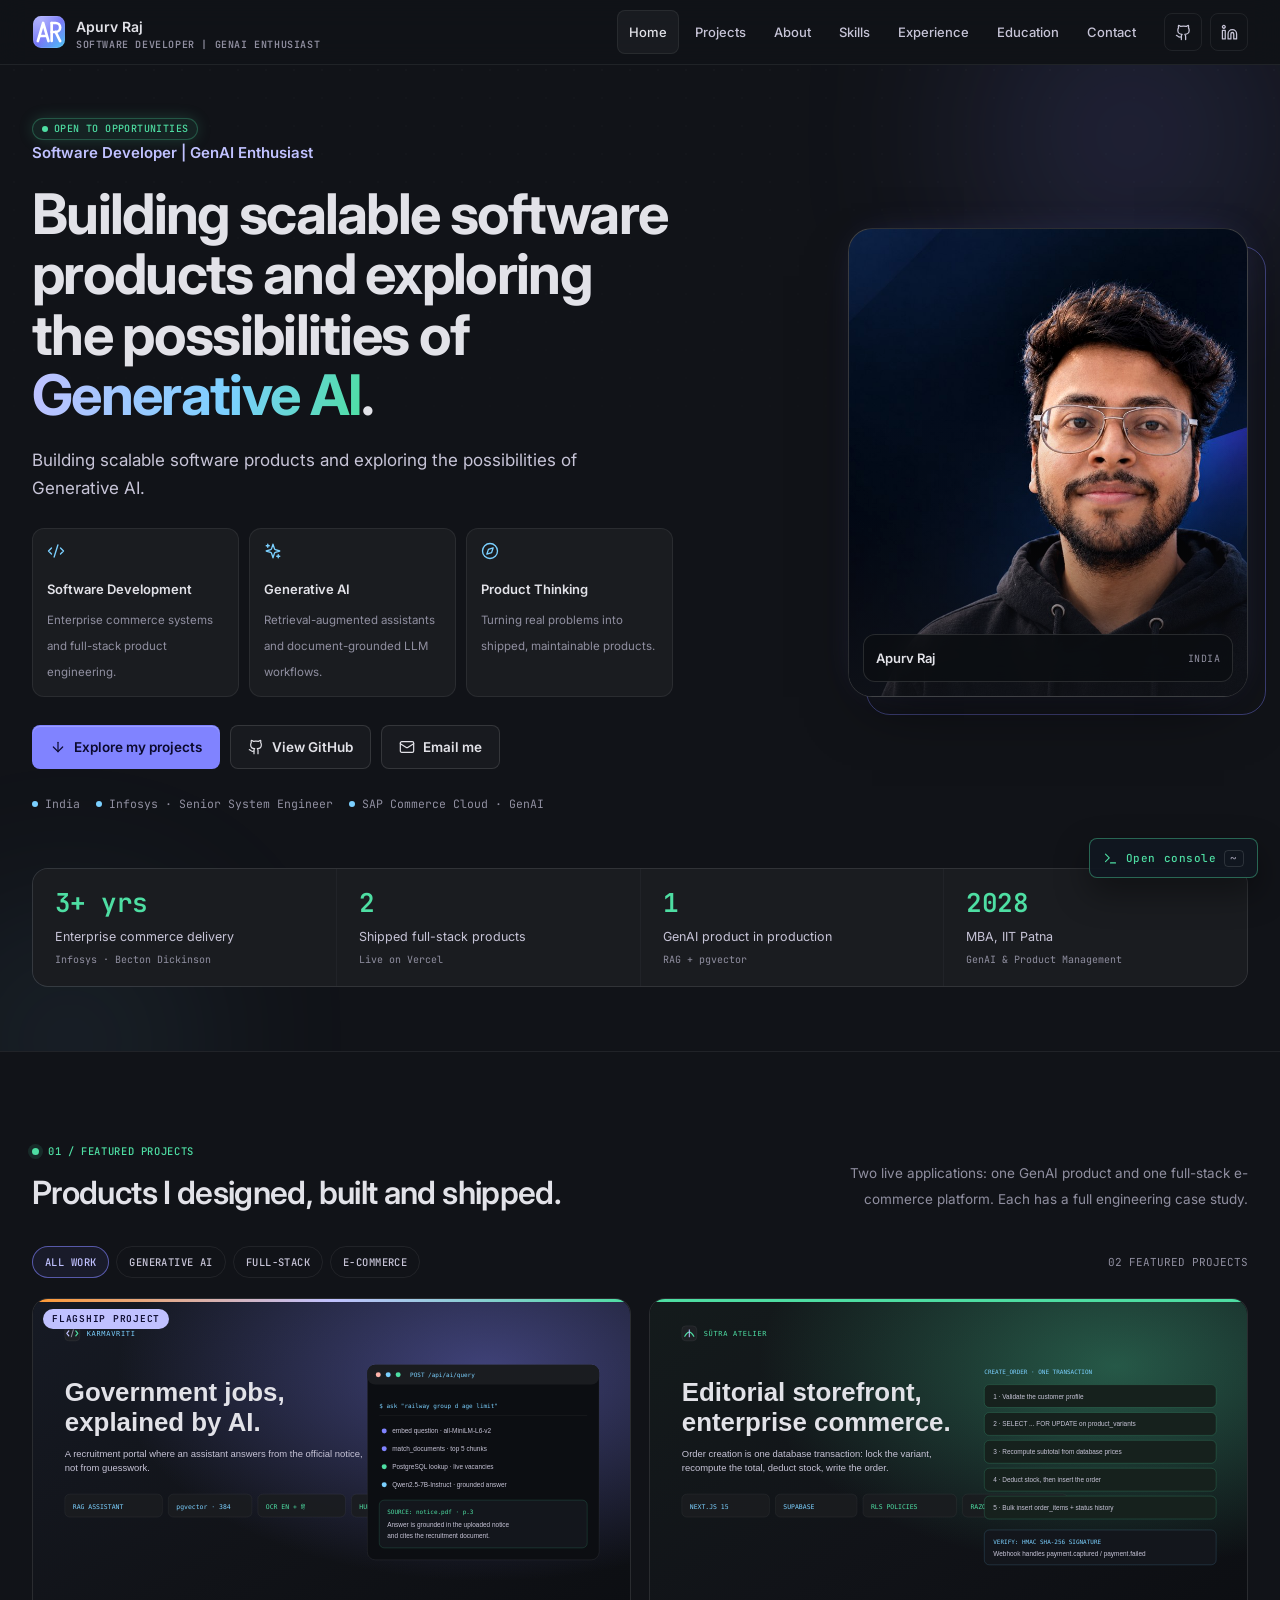
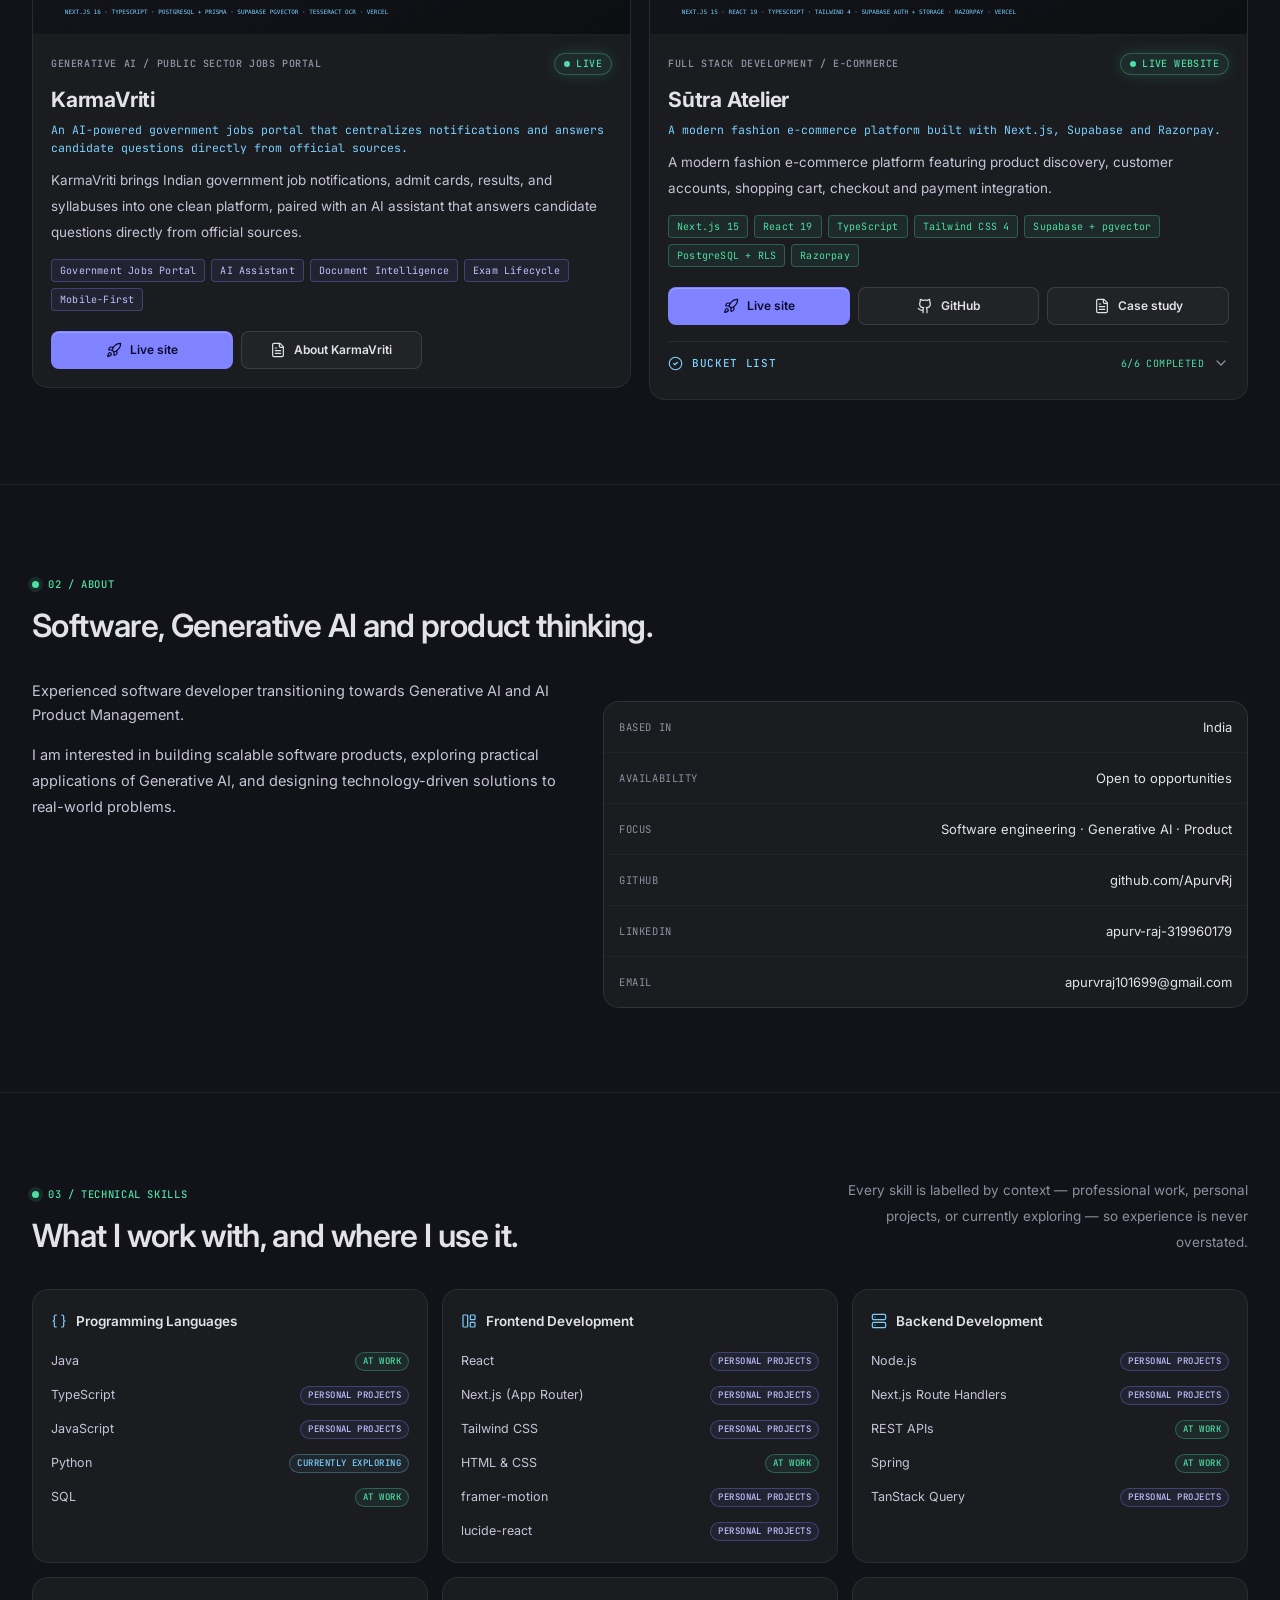
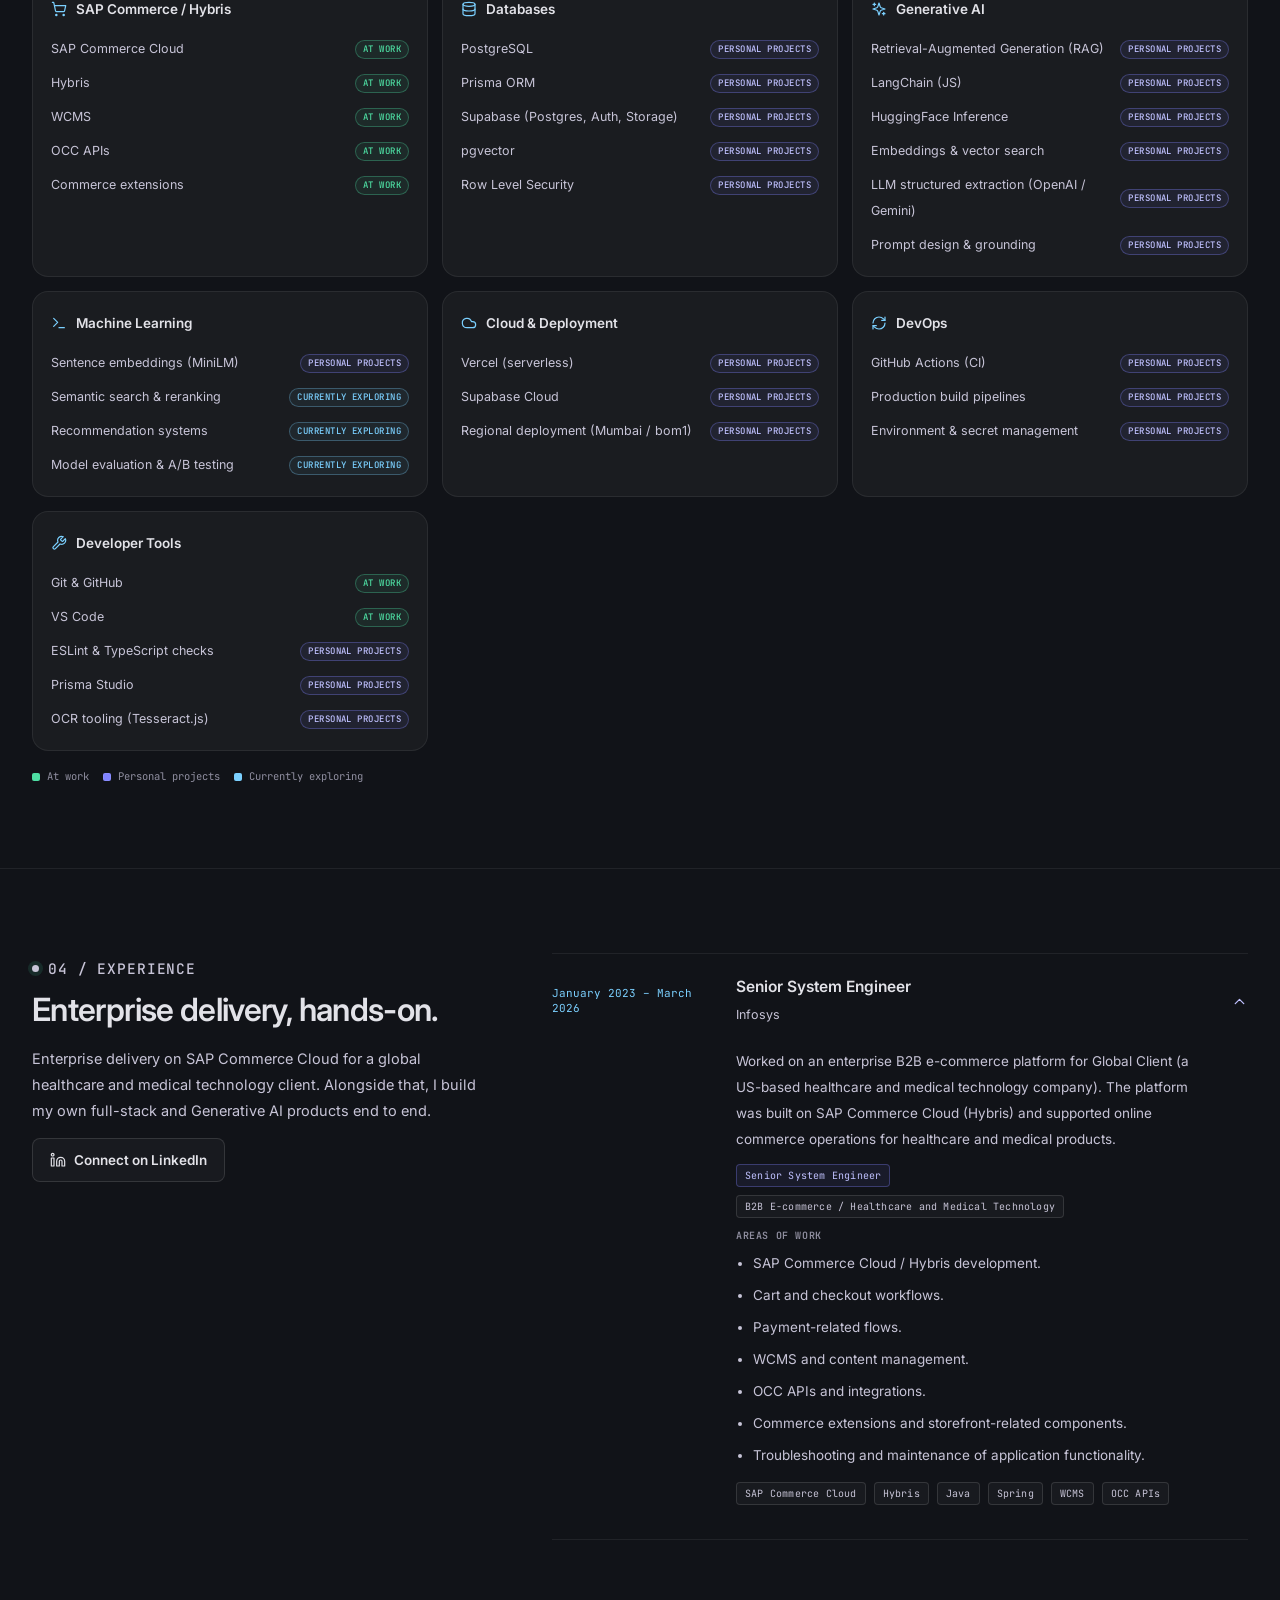
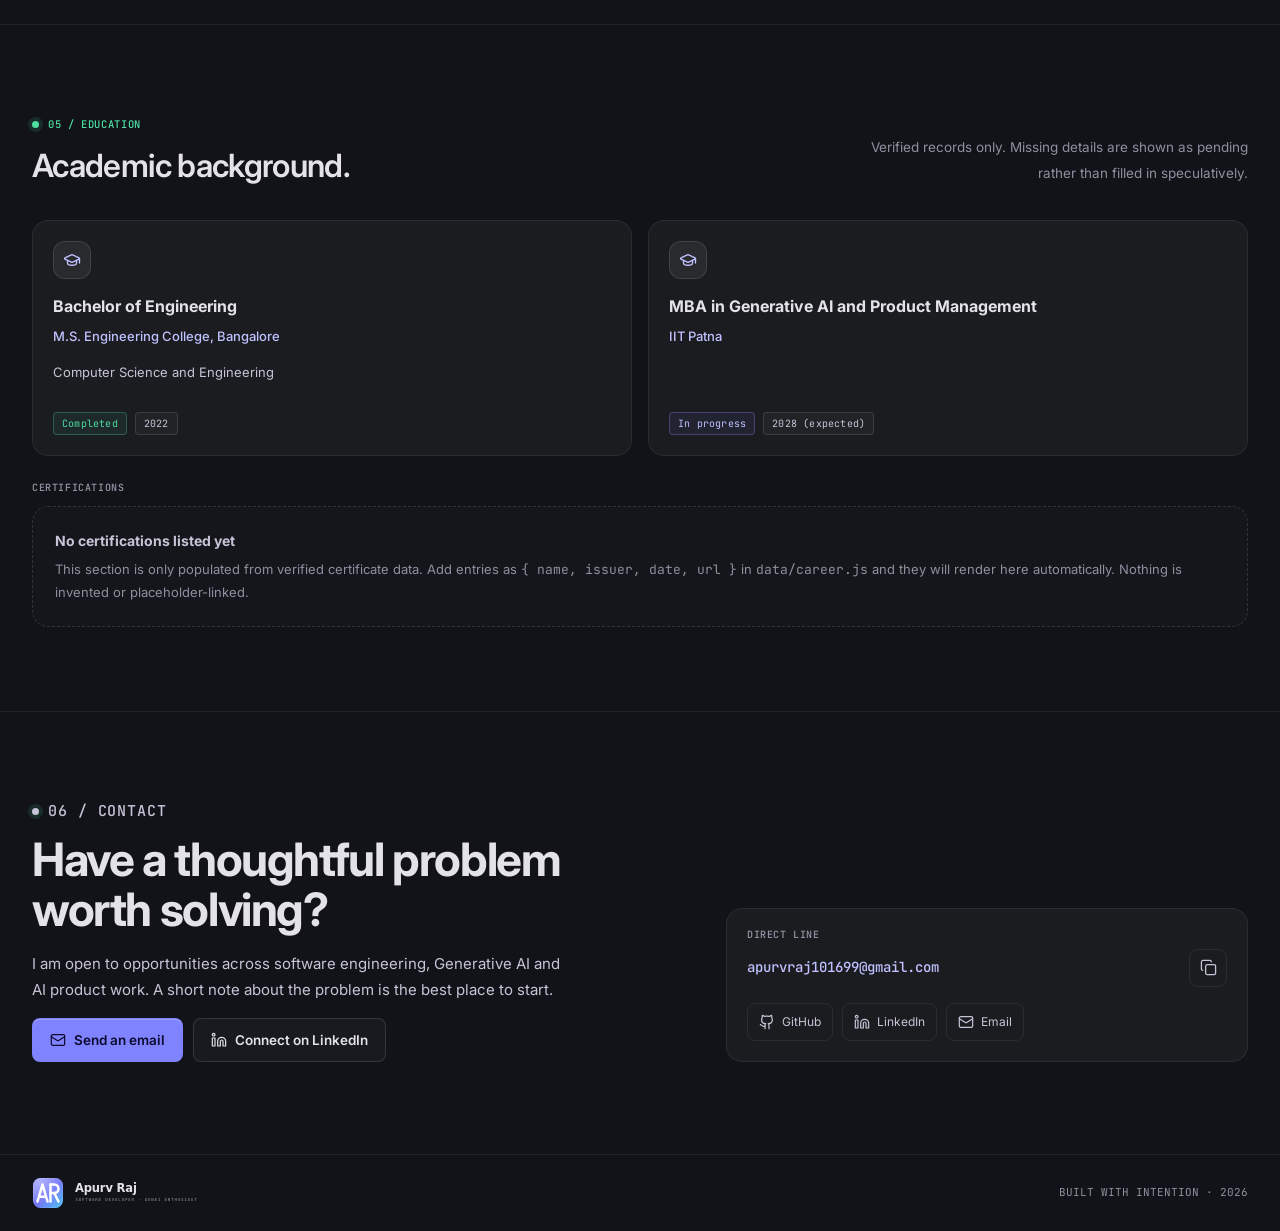
<file: index.html>
<!doctype html>
<html class="dark" lang="en">
<head>
  <meta charset="UTF-8" />
  <meta name="viewport" content="width=device-width, initial-scale=1.0, viewport-fit=cover" />
  <meta name="theme-color" content="#111318" />
  <meta name="description" content="Apurv Raj — Software Developer and GenAI Enthusiast building scalable software products." />
  <title>Apurv Raj | Software Developer &amp; GenAI Enthusiast</title>

  <!-- Brand: icon (favicon + header) and logo lockup live in assets/images/brand -->
  <link rel="icon" href="favicon.svg" type="image/svg+xml" />
  <link rel="icon" href="favicon-32x32.png" sizes="32x32" type="image/png" />
  <link rel="icon" href="favicon-16x16.png" sizes="16x16" type="image/png" />
  <link rel="apple-touch-icon" href="apple-touch-icon.png" />

  <meta property="og:type" content="website" />
  <meta property="og:title" content="Apurv Raj | Software Developer &amp; GenAI Enthusiast" />
  <meta property="og:description" content="Building scalable software products and exploring the possibilities of Generative AI." />
  <meta property="og:image" content="assets/images/brand/og-image.png" />
  <meta property="og:image:width" content="1200" />
  <meta property="og:image:height" content="630" />
  <meta name="twitter:card" content="summary_large_image" />
  <link rel="preconnect" href="https://fonts.googleapis.com" />
  <link rel="preconnect" href="https://fonts.gstatic.com" crossorigin />
  <link href="https://fonts.googleapis.com/css2?family=Inter:wght@400;500;600;700&family=JetBrains+Mono:wght@400;500;600&display=swap" rel="stylesheet" />
  <link rel="stylesheet" href="assets/css/obsidian.css" />
</head>
<body>
  <a class="skip-link" href="#main">Skip to content</a>

  <header class="site-header">
    <div class="shell header-inner">
      <a class="brand" href="#home" aria-label="Apurv Raj — home">
        <span class="brand-mark" id="brand-mark">
          <svg viewBox="0 0 64 64" role="img" aria-label="Apurv Raj logo">
            <defs>
              <linearGradient id="arBrandTile" x1="4" y1="2" x2="60" y2="62" gradientUnits="userSpaceOnUse">
                <stop offset="0" stop-color="#9093ff" />
                <stop offset="0.52" stop-color="#6d70f7" />
                <stop offset="1" stop-color="#4fc6f5" />
              </linearGradient>
              <radialGradient id="arBrandSheen" cx="0.26" cy="0.14" r="0.85">
                <stop offset="0" stop-color="#ffffff" stop-opacity="0.34" />
                <stop offset="1" stop-color="#ffffff" stop-opacity="0" />
              </radialGradient>
            </defs>
            <rect x="2" y="2" width="60" height="60" rx="15" fill="url(#arBrandTile)" />
            <rect x="2" y="2" width="60" height="60" rx="15" fill="url(#arBrandSheen)" />
            <rect x="2.75" y="2.75" width="58.5" height="58.5" rx="14.25" fill="none" stroke="#ffffff" stroke-opacity="0.2" />
            <g transform="translate(1 0)" fill="none" stroke="#ffffff" stroke-width="5" stroke-linecap="round" stroke-linejoin="round">
              <path d="M10 49 L20 15 L30 49" />
              <path d="M14.5 39.5 H25.5" />
              <path d="M36 15 V49" />
              <path d="M36 15 h7.5 a8.5 8.5 0 0 1 0 17 H36" />
              <path d="M43.5 32 L52 49" />
            </g>
          </svg>
        </span>
        <span>
          <span class="brand-name" id="brand-name">Apurv Raj</span>
          <span class="brand-meta" id="brand-meta"></span>
        </span>
      </a>
      <nav class="primary-nav" id="primary-nav" aria-label="Main navigation"></nav>
      <div class="header-actions" id="header-actions"></div>
    </div>
  </header>

  <main id="main">
    <!-- Hero ------------------------------------------------------------- -->
    <section class="hero" id="home">
      <span class="hero-glow a" aria-hidden="true"></span>
      <span class="hero-glow b" aria-hidden="true"></span>
      <div class="shell hero-inner">
        <div class="hero-copy">
          <div id="hero-eyebrow" class="reveal"></div>
          <p class="hero-title" id="hero-name"></p>
          <h1 id="hero-headline"></h1>
          <p class="hero-lede" id="hero-lede"></p>
          <div class="focus-row" id="hero-focus"></div>
          <div class="action-row" id="hero-actions"></div>
          <div class="hero-meta" id="hero-meta"></div>
        </div>
        <div class="portrait-wrap" id="portrait"></div>
      </div>
      <div class="shell" style="margin-top:56px">
        <div id="metrics"></div>
      </div>
    </section>

    <!-- Projects ---------------------------------------------------------- -->
    <section class="section" id="work">
      <div class="shell">
        <div class="section-head">
          <div>
            <p class="eyebrow"><span class="pulse"></span>01 / Featured projects</p>
            <h2 class="section-title">Products I designed, built and shipped.</h2>
          </div>
          <p class="section-note">Two live applications: one GenAI product and one full-stack e-commerce platform. Each has a full engineering case study.</p>
        </div>
        <div class="project-tools">
          <div class="filters" id="project-filters" aria-label="Filter projects"></div>
          <span class="project-count" id="project-count">02 FEATURED PROJECTS</span>
        </div>
        <div class="projects" id="projects-grid"></div>
      </div>
    </section>

    <!-- About ------------------------------------------------------------- -->
    <section class="section" id="about">
      <div class="shell">
        <div class="section-head">
          <div>
            <p class="eyebrow"><span class="pulse"></span>02 / About</p>
            <h2 class="section-title">Software, Generative AI and product thinking.</h2>
          </div>
        </div>
        <div class="about-grid">
          <div class="about-copy" id="about-copy"></div>
          <ul class="info-list" id="about-list"></ul>
        </div>
      </div>
    </section>

    <!-- Skills ------------------------------------------------------------ -->
    <section class="section" id="stack">
      <div class="shell">
        <div class="section-head">
          <div>
            <p class="eyebrow"><span class="pulse"></span>03 / Technical skills</p>
            <h2 class="section-title">What I work with, and where I use it.</h2>
          </div>
          <p class="section-note">Every skill is labelled by context — professional work, personal projects, or currently exploring — so experience is never overstated.</p>
        </div>
        <div class="skills-grid" id="skills-grid"></div>
        <div id="skills-legend"></div>
      </div>
    </section>

    <!-- Experience -------------------------------------------------------- -->
    <section class="section" id="experience">
      <div class="shell experience">
        <div class="experience-copy">
          <p class="eyebrow"><span class="pulse"></span>04 / Experience</p>
          <h2 class="section-title" style="margin-bottom:16px">Enterprise delivery, hands-on.</h2>
          <div id="experience-copy"></div>
        </div>
        <div class="timeline" id="timeline"></div>
      </div>
    </section>

    <!-- Education --------------------------------------------------------- -->
    <section class="section" id="education">
      <div class="shell">
        <div class="section-head">
          <div>
            <p class="eyebrow"><span class="pulse"></span>05 / Education</p>
            <h2 class="section-title">Academic background.</h2>
          </div>
          <p class="section-note">Verified records only. Missing details are shown as pending rather than filled in speculatively.</p>
        </div>
        <div class="edu-grid" id="education-grid"></div>
        <div style="margin-top:26px">
          <p class="micro-label" style="margin-bottom:12px">Certifications</p>
          <div id="certifications"></div>
        </div>
      </div>
    </section>

    <!-- Contact ----------------------------------------------------------- -->
    <section class="contact" id="contact">
      <div class="shell contact-inner">
        <div>
          <p class="eyebrow"><span class="pulse"></span>06 / Contact</p>
          <div id="contact-left"></div>
          <div class="action-row" id="contact-actions"></div>
        </div>
        <div class="contact-card" id="contact-card"></div>
      </div>
    </section>
  </main>

  <footer class="site-footer">
    <div class="shell footer-inner" id="footer"></div>
  </footer>

  <button class="command-launcher" id="command-launcher" aria-haspopup="dialog">
    <svg viewBox="0 0 24 24" fill="none" stroke="currentColor" stroke-width="1.8" stroke-linecap="round" stroke-linejoin="round" aria-hidden="true"><path d="m4 17 6-6-6-6"/><path d="M12 19h8"/></svg>
    <span>Open console</span><kbd>~</kbd>
  </button>

  <dialog id="console">
    <div class="console-head">
      <span>apurv@portfolio:~</span>
      <button class="icon-button" id="close-console" aria-label="Close console">
        <svg viewBox="0 0 24 24" fill="none" stroke="currentColor" stroke-width="1.8" stroke-linecap="round" stroke-linejoin="round" aria-hidden="true"><path d="M18 6 6 18"/><path d="m6 6 12 12"/></svg>
      </button>
    </div>
    <div class="console-output" id="console-output">
      <span class="prompt">$</span> Portfolio console ready.<br />Choose a route below or press Escape to close.
    </div>
    <div class="console-options" id="console-options"></div>
  </dialog>

  <div class="toast" id="toast" role="status" aria-live="polite">Copied.</div>

  <noscript>
    <div class="shell" style="padding:24px 0">
      <p class="callout"><strong>JavaScript is required</strong>
      This portfolio renders its content from a centralized data layer. Please enable JavaScript, or reach
      Apurv directly at <a href="mailto:apurvraj101699@gmail.com">apurvraj101699@gmail.com</a>,
      on <a href="https://github.com/ApurvRj/">GitHub</a> or on
      <a href="https://www.linkedin.com/in/apurv-raj-319960179/">LinkedIn</a>.</p>
    </div>
  </noscript>

  <script src="assets/js/icons.js"></script>
  <script src="data/profile.js"></script>
  <script src="data/career.js"></script>
  <script src="data/project-karmavriti.js"></script>
  <script src="data/project-sutra.js"></script>
  <script src="data/projects.js"></script>
  <script src="assets/js/ui.js"></script>
  <script src="assets/js/home.js"></script>
  <script src="assets/js/site.js"></script>
</body>
</html>
</file>
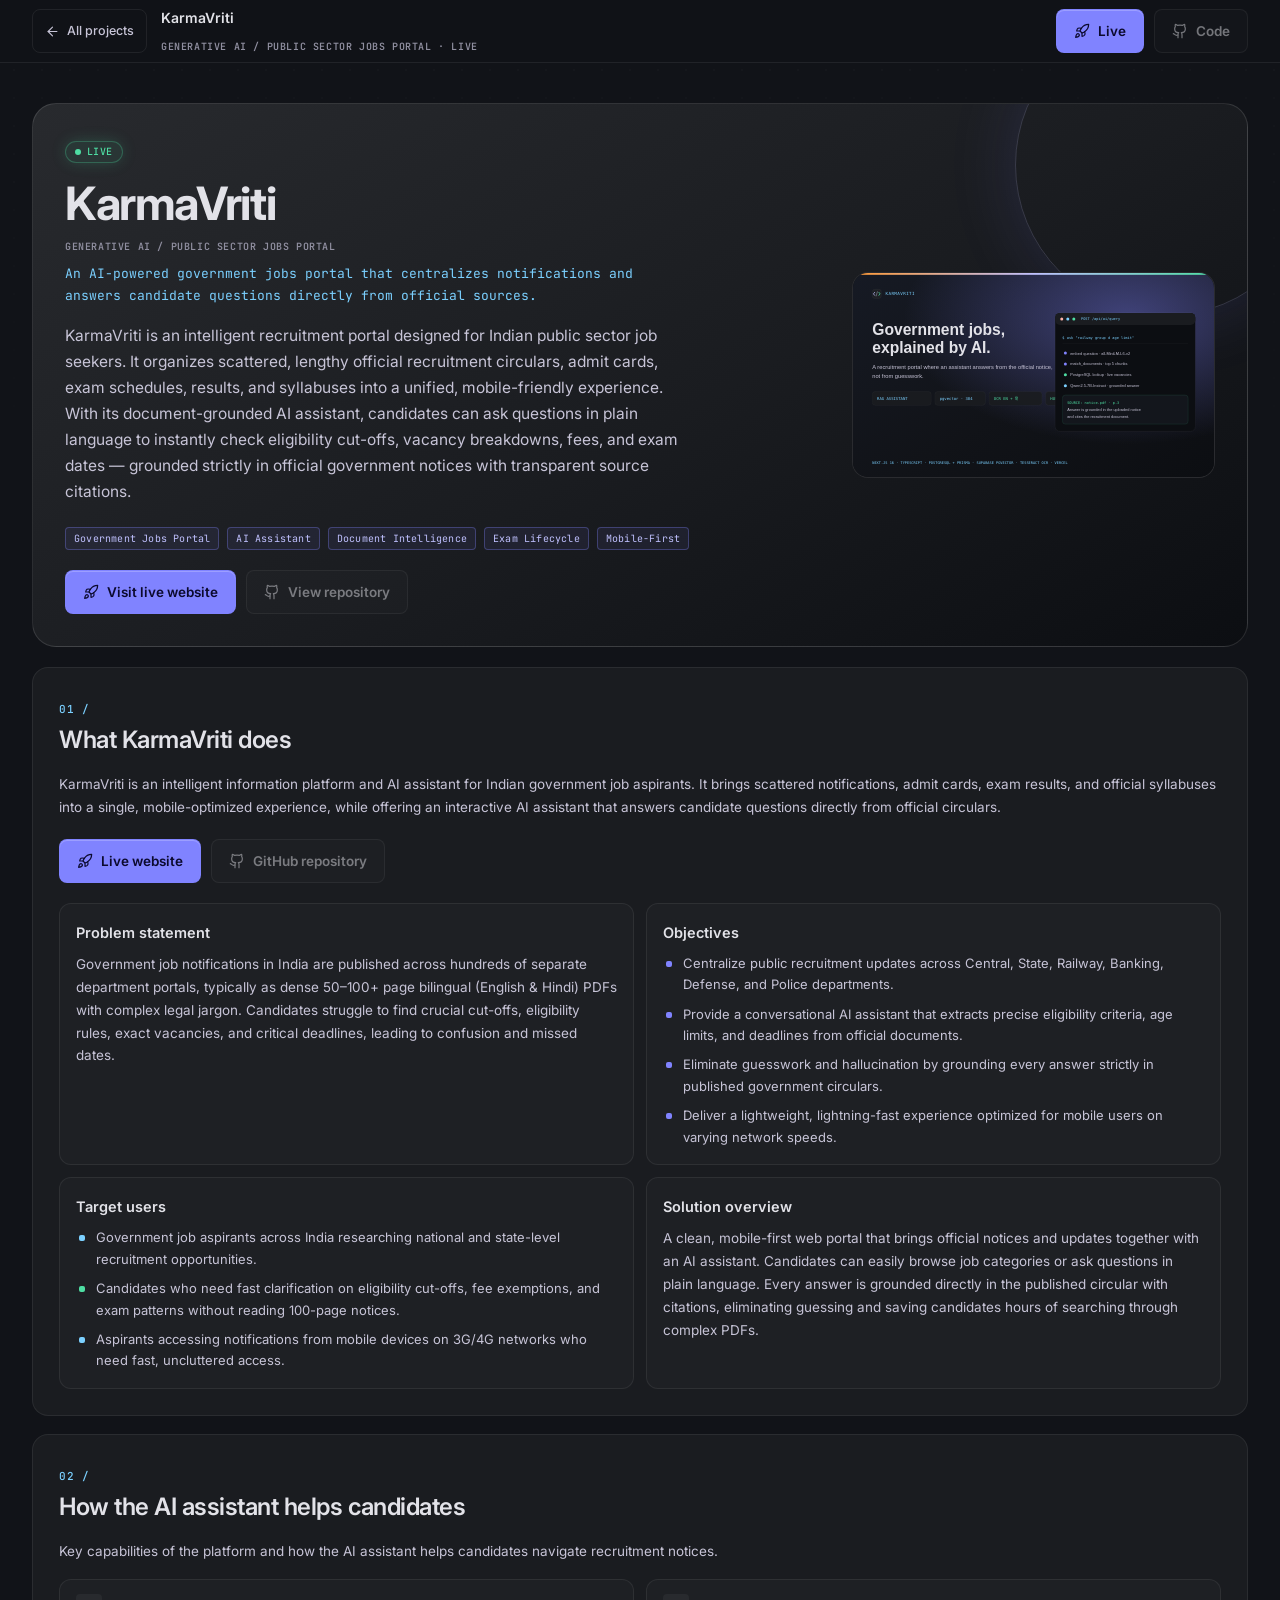
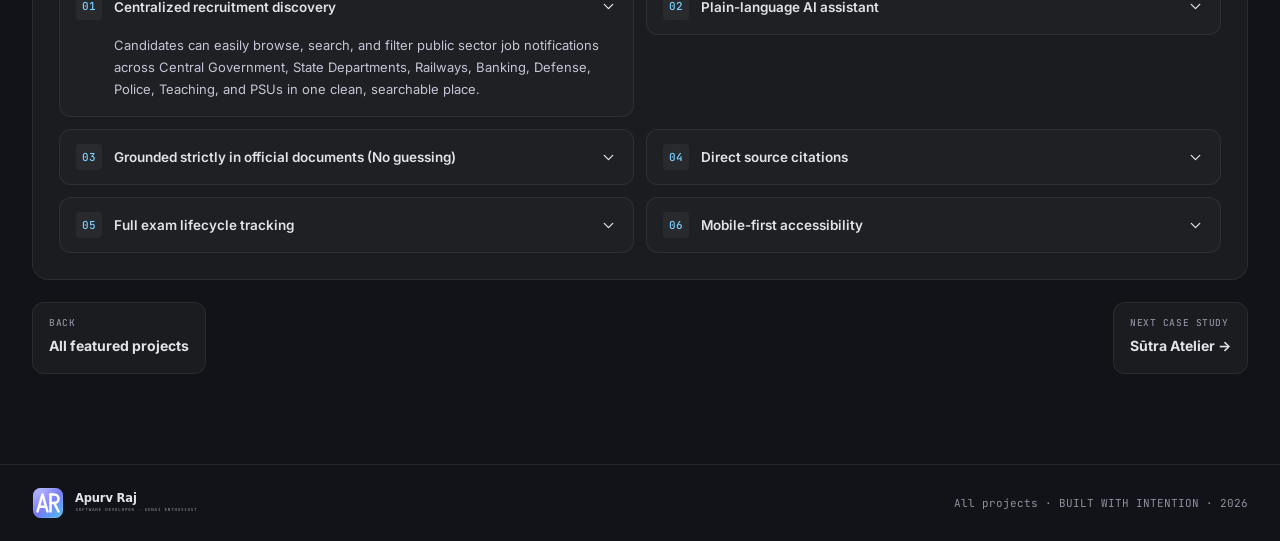
<file: project.html>
<!doctype html>
<html class="dark" lang="en">
<head>
  <meta charset="UTF-8" />
  <meta name="viewport" content="width=device-width, initial-scale=1.0, viewport-fit=cover" />
  <meta name="theme-color" content="#111318" />
  <meta name="description" content="Engineering case study." />
  <title>Case study | Apurv Raj</title>

  <!-- Brand: icon (favicon) and logo lockup live in assets/images/brand -->
  <link rel="icon" href="favicon.svg" type="image/svg+xml" />
  <link rel="icon" href="favicon-32x32.png" sizes="32x32" type="image/png" />
  <link rel="icon" href="favicon-16x16.png" sizes="16x16" type="image/png" />
  <link rel="apple-touch-icon" href="apple-touch-icon.png" />

  <meta property="og:type" content="article" />
  <meta property="og:title" content="Case study | Apurv Raj" />
  <meta property="og:description" content="Engineering case study by Apurv Raj." />
  <meta property="og:image" content="assets/images/brand/og-image.png" />
  <meta property="og:image:width" content="1200" />
  <meta property="og:image:height" content="630" />
  <meta name="twitter:card" content="summary_large_image" />
  <link rel="preconnect" href="https://fonts.googleapis.com" />
  <link rel="preconnect" href="https://fonts.gstatic.com" crossorigin />
  <link href="https://fonts.googleapis.com/css2?family=Inter:wght@400;500;600;700&family=JetBrains+Mono:wght@400;500;600&display=swap" rel="stylesheet" />
  <link rel="stylesheet" href="assets/css/obsidian.css" />
  <link rel="stylesheet" href="assets/css/case-study.css" />
</head>
<body>
  <a class="skip-link" href="#case-app">Skip to case study</a>

  <header class="case-header">
    <div class="shell case-header-inner">
      <a class="case-back" href="index.html#work">
        <svg viewBox="0 0 24 24" fill="none" stroke="currentColor" stroke-width="1.8" stroke-linecap="round" stroke-linejoin="round" aria-hidden="true"><path d="m12 19-7-7 7-7"/><path d="M19 12H5"/></svg>
        <span>All projects</span>
      </a>
      <div class="case-header-title">
        <strong id="case-project-name">Case study</strong>
        <span class="micro-label" id="case-project-meta">Loading</span>
      </div>
      <div class="case-header-right" id="case-header-actions"></div>
    </div>
  </header>

  <main class="case-main">
    <div class="shell case-shell" id="case-app">
      <div class="case-section">Loading case study…</div>
    </div>
  </main>

  <footer class="site-footer">
    <div class="shell footer-inner" id="footer"></div>
  </footer>

  <noscript>
    <div class="shell" style="padding:24px 0">
      <p class="callout"><strong>JavaScript is required</strong>
      This case study renders from a centralized data layer. Please enable JavaScript, or contact
      <a href="mailto:apurvraj101699@gmail.com">apurvraj101699@gmail.com</a> for a written summary.</p>
    </div>
  </noscript>

  <script src="assets/js/icons.js"></script>
  <script src="data/profile.js"></script>
  <script src="data/career.js"></script>
  <script src="data/project-karmavriti.js"></script>
  <script src="data/project-sutra.js"></script>
  <script src="data/projects.js"></script>
  <script src="assets/js/ui.js"></script>
  <script src="assets/js/case-study.js"></script>
  <script src="assets/js/site.js"></script>
</body>
</html>
</file>
<file: assets/css/obsidian.css>
/* ---------------------------------------------------------------------------
 * assets/css/obsidian.css
 * Obsidian Synthetics — the Stitch design system used by this portfolio.
 * Tokens are taken verbatim from the Stitch DESIGN.md / tailwind-config so the
 * visual theme is preserved exactly. Nothing here introduces a new theme.
 * ------------------------------------------------------------------------- */

:root {
  /* Surfaces */
  --surface: #111318;
  --surface-dim: #111318;
  --surface-bright: #37393e;
  --surface-container-lowest: #0c0e12;
  --surface-container-low: #1a1c20;
  --surface-container: #1e2024;
  --surface-container-high: #282a2e;
  --surface-container-highest: #333539;
  --surface-variant: #333539;

  /* Content */
  --on-surface: #e2e2e8;
  --on-surface-variant: #c7c4d7;
  --outline: #908fa0;
  --outline-variant: #464554;

  /* Accents */
  --primary: #c0c1ff;
  --primary-container: #8083ff;
  --on-primary: #1000a9;
  --inverse-primary: #494bd6;
  --secondary: #4edea3;
  --on-secondary: #003824;
  --tertiary: #7bd0ff;
  --error: #ffb4ab;

  /* Hairlines */
  --line: rgba(255, 255, 255, 0.07);
  --line-strong: rgba(255, 255, 255, 0.12);
  --glow: rgba(128, 131, 255, 0.35);
  --glow-emerald: rgba(78, 222, 163, 0.25);

  /* Radii */
  --r-sm: 0.25rem;
  --r: 0.5rem;
  --r-md: 0.75rem;
  --r-lg: 1rem;
  --r-xl: 1.5rem;

  /* Spacing */
  --space-xs: 0.25rem;
  --space-sm: 0.5rem;
  --space-md: 1rem;
  --space-lg: 1.5rem;
  --space-xl: 2.5rem;
  --gutter: 1.5rem;
  --gutter-mobile: 1rem;
  --margin: 2rem;
  --margin-mobile: 1.25rem;

  /* Type */
  --font-body: 'Inter', -apple-system, BlinkMacSystemFont, 'Segoe UI', sans-serif;
  --font-mono: 'JetBrains Mono', 'DM Mono', Consolas, monospace;

  --shell: 1280px;
  --shell-narrow: 960px;
}

* { box-sizing: border-box; }

html { scroll-behavior: smooth; scroll-padding-top: 84px; }

body {
  margin: 0;
  background: var(--surface);
  color: var(--on-surface);
  font: 400 16px/26px var(--font-body);
  -webkit-font-smoothing: antialiased;
  overflow-x: hidden;
}

/* Micro dot-matrix background from the design system (elevation 0). */
body::before {
  content: '';
  position: fixed;
  inset: 0;
  z-index: 0;
  pointer-events: none;
  opacity: 0.5;
  background-image: radial-gradient(rgba(255, 255, 255, 0.045) 1px, transparent 1px);
  background-size: 28px 28px;
  mask-image: linear-gradient(to bottom, black 0%, transparent 68%);
  -webkit-mask-image: linear-gradient(to bottom, black 0%, transparent 68%);
}

h1, h2, h3, h4, p { margin-top: 0; }

a { color: inherit; text-decoration: none; }
button { font: inherit; cursor: pointer; color: inherit; }
img { max-width: 100%; }

::selection { background: var(--primary-container); color: #0d0096; }

.mono { font-family: var(--font-mono); }

.micro-label {
  font-family: var(--font-mono);
  font-size: 10px;
  line-height: 12px;
  font-weight: 600;
  letter-spacing: 0.06em;
  text-transform: uppercase;
  color: var(--outline);
}

.tag-label {
  font-family: var(--font-mono);
  font-size: 11px;
  line-height: 14px;
  font-weight: 500;
  letter-spacing: 0.04em;
  text-transform: uppercase;
}

.shell { width: min(var(--shell), calc(100% - 2 * var(--margin))); margin-inline: auto; position: relative; z-index: 1; }
.shell-narrow { width: min(var(--shell-narrow), calc(100% - 2 * var(--margin))); margin-inline: auto; position: relative; z-index: 1; }

.skip-link {
  position: absolute; left: -9999px; top: 0; z-index: 100;
  padding: 10px 14px; background: var(--primary); color: var(--on-primary); border-radius: var(--r);
}
.skip-link:focus { left: 12px; top: 12px; }

/* ---------------------------------------------------------------- Header -- */
.site-header {
  position: sticky; top: 0; z-index: 50;
  background: rgba(17, 19, 24, 0.82);
  backdrop-filter: blur(14px);
  -webkit-backdrop-filter: blur(14px);
  border-bottom: 1px solid var(--line);
}
.header-inner { min-height: 64px; display: flex; align-items: center; gap: var(--space-md); }
.brand { display: flex; align-items: center; gap: 10px; min-width: 0; }
.brand-mark {
  width: 34px; height: 34px; flex: none;
  display: grid; place-items: center;
  border-radius: var(--r);
}
/* Brand icon fills the tile and brings its own gradient + rounded corners. */
.brand-mark svg { width: 100%; height: 100%; display: block; }
.brand-name { font-size: 14px; font-weight: 600; line-height: 1.2; }
.brand-meta { display: flex; align-items: center; gap: 6px; }

.status-pill {
  display: inline-flex; align-items: center; gap: 6px;
  padding: 4px 9px; border-radius: 999px;
  font: 500 10px/1.2 var(--font-mono);
  letter-spacing: 0.04em; text-transform: uppercase;
  color: var(--secondary);
  background: rgba(78, 222, 163, 0.08);
  border: 1px solid rgba(78, 222, 163, 0.28);
  box-shadow: 0 0 16px -2px var(--glow-emerald);
  white-space: nowrap;
}
.status-pill .dot { width: 6px; height: 6px; border-radius: 50%; background: currentColor; animation: pulse 2.4s ease-in-out infinite; }
.status-pill.is-planned { color: var(--tertiary); background: rgba(123, 208, 255, 0.08); border-color: rgba(123, 208, 255, 0.3); box-shadow: none; }
.status-pill.is-neutral { color: var(--on-surface-variant); background: rgba(255, 255, 255, 0.04); border-color: var(--line-strong); box-shadow: none; }

@keyframes pulse { 0%, 100% { opacity: 1; } 50% { opacity: 0.35; } }

.primary-nav { display: flex; align-items: center; gap: 4px; margin-left: auto; }
.primary-nav a {
  padding: 8px 11px; border-radius: var(--r);
  color: var(--on-surface-variant); font-size: 13px; font-weight: 500;
  border: 1px solid transparent; transition: color .2s, background .2s, border-color .2s;
}
.primary-nav a:hover, .primary-nav a[aria-current="true"] { color: var(--on-surface); background: rgba(255, 255, 255, 0.04); border-color: var(--line); }

.header-actions { display: flex; align-items: center; gap: 8px; }
.icon-button {
  width: 38px; height: 38px; display: grid; place-items: center;
  color: var(--on-surface-variant); background: transparent;
  border: 1px solid var(--line); border-radius: var(--r);
  transition: color .2s, border-color .2s, background .2s;
}
.icon-button:hover { color: var(--on-surface); border-color: var(--glow); background: rgba(255, 255, 255, 0.04); }
.icon-button svg { width: 17px; height: 17px; }
.menu-toggle { display: none; }

/* ------------------------------------------------------------------ Hero -- */
.hero { position: relative; padding: 48px 0 64px; overflow: hidden; }
.hero-glow {
  position: absolute; pointer-events: none; border-radius: 50%;
  filter: blur(90px); opacity: 0.5; z-index: 0;
}
.hero-glow.a { width: 460px; height: 460px; top: -160px; right: -80px; background: radial-gradient(circle, rgba(128,131,255,.45), transparent 68%); }
.hero-glow.b { width: 380px; height: 380px; bottom: -180px; left: -120px; background: radial-gradient(circle, rgba(123,208,255,.28), transparent 68%); }
.hero-inner { display: grid; grid-template-columns: 1.12fr 0.88fr; align-items: center; gap: 72px; }
.hero-copy h1 {
  margin: 18px 0 20px;
  font-size: clamp(36px, 4.6vw, 56px);
  line-height: 1.08; letter-spacing: -0.03em; font-weight: 700;
}
.hero-copy h1 .accent {
  background: linear-gradient(100deg, var(--primary) 0%, var(--tertiary) 60%, var(--secondary) 100%);
  -webkit-background-clip: text; background-clip: text; color: transparent;
}
.hero-title { font-size: 15px; font-weight: 600; color: var(--primary); }
.hero-lede { max-width: 560px; margin-bottom: 26px; color: var(--on-surface-variant); font-size: 17px; line-height: 1.65; }

.focus-row { display: grid; grid-template-columns: repeat(3, 1fr); gap: 10px; margin: 0 0 28px; }
.focus-item {
  padding: 13px 14px; background: var(--surface-container-low);
  border: 1px solid var(--line); border-radius: var(--r-md);
  transition: border-color .22s, transform .22s, box-shadow .22s;
}
.focus-item:hover { border-color: var(--glow); transform: translateY(-2px); box-shadow: 0 0 24px -4px rgba(128,131,255,.18); }
.focus-item svg { width: 18px; height: 18px; color: var(--tertiary); margin-bottom: 9px; }
.focus-item strong { display: block; font-size: 13px; font-weight: 600; margin-bottom: 3px; }
.focus-item span { font-size: 11.5px; line-height: 1.5; color: var(--outline); }

.action-row { display: flex; flex-wrap: wrap; gap: 10px; }
.button {
  min-height: 44px; display: inline-flex; align-items: center; justify-content: center; gap: 8px;
  padding: 0 17px; border: 1px solid transparent; border-radius: var(--r);
  font-size: 13.5px; font-weight: 600; white-space: nowrap;
  transition: transform .2s, border-color .2s, background .2s, box-shadow .2s, color .2s;
}
.button svg { width: 16px; height: 16px; }
.button:hover { transform: translateY(-2px); }
.button-primary {
  background: var(--primary-container); color: #0b0a2e;
  box-shadow: inset 0 1px 0 rgba(255,255,255,.22);
}
.button-primary:hover { background: #8f92ff; box-shadow: 0 0 20px rgba(128,131,255,.4); }
.button-secondary { background: rgba(255,255,255,0.03); border-color: var(--line-strong); color: var(--on-surface); }
.button-secondary:hover { border-color: var(--glow); background: rgba(255,255,255,0.06); }
.button-ghost { background: transparent; border-color: transparent; color: var(--on-surface-variant); padding-inline: 10px; }
.button-ghost:hover { color: var(--on-surface); }
.button[disabled], .button[aria-disabled="true"] { opacity: .48; cursor: not-allowed; transform: none; box-shadow: none; }

.hero-meta { display: flex; flex-wrap: wrap; gap: 16px; margin-top: 26px; color: var(--outline); font: 400 11.5px/1.5 var(--font-mono); }
.hero-meta span { display: flex; align-items: center; gap: 7px; }
.hero-meta i { width: 6px; height: 6px; border-radius: 50%; background: var(--tertiary); }

/* -------------------------------------------------------------- Portrait -- */
.portrait-wrap { position: relative; justify-self: end; width: min(100%, 400px); }
.portrait-frame {
  position: relative; border-radius: var(--r-xl); overflow: hidden;
  border: 1px solid var(--line-strong);
  background: linear-gradient(160deg, var(--surface-container-high), var(--surface-container-lowest));
  box-shadow: 0 24px 60px -24px rgba(0,0,0,.7), 0 0 40px -18px var(--glow);
}
.portrait-frame::after {
  content: ''; position: absolute; inset: 0; pointer-events: none;
  background: linear-gradient(to top, rgba(17,19,24,.82) 0%, rgba(17,19,24,.12) 38%, transparent 62%);
}
.portrait-frame img {
  display: block; width: 100%; height: auto; aspect-ratio: 4 / 4.7;
  object-fit: cover; object-position: center 18%;
  filter: saturate(.96) contrast(1.03);
}
.portrait-badge {
  position: absolute; left: 14px; right: 14px; bottom: 14px; z-index: 2;
  display: flex; align-items: center; justify-content: space-between; gap: 10px;
  padding: 10px 12px; border-radius: var(--r-md);
  background: rgba(12, 14, 18, 0.82); border: 1px solid var(--line-strong);
  backdrop-filter: blur(10px); -webkit-backdrop-filter: blur(10px);
}
.portrait-badge .who { font-size: 13px; font-weight: 600; }
.portrait-badge .where { font: 400 10px/1.3 var(--font-mono); color: var(--outline); text-transform: uppercase; letter-spacing: .05em; }
.portrait-accent {
  position: absolute; inset: 18px -18px -18px 18px; z-index: -1;
  border: 1px solid rgba(128,131,255,.4); border-radius: var(--r-xl);
}

/* --------------------------------------------------------------- Metrics -- */
.metric-strip {
  display: grid; grid-template-columns: repeat(4, 1fr); gap: 1px;
  background: var(--line); border: 1px solid var(--line);
  border-radius: var(--r-lg); overflow: hidden; margin-top: 4px;
}
.metric { padding: 20px 22px; background: var(--surface-container-low); }
.metric b {
  display: block; margin-bottom: 4px; color: var(--secondary);
  font: 600 26px/1.1 var(--font-mono); letter-spacing: -0.02em;
}
.metric span { color: var(--on-surface-variant); font-size: 12.5px; }
.metric small { display: block; margin-top: 3px; color: var(--outline); font: 400 10px/1.3 var(--font-mono); }

/* -------------------------------------------------------------- Sections -- */
.section { padding: 84px 0; border-top: 1px solid var(--line); position: relative; }
.section-head { display: flex; align-items: flex-end; justify-content: space-between; gap: 32px; margin-bottom: 34px; }
.section-title { margin: 12px 0 0; font-size: clamp(24px, 2.6vw, 32px); line-height: 1.2; letter-spacing: -0.02em; font-weight: 600; }
.section-note { max-width: 400px; margin: 0; color: var(--outline); font-size: 13.5px; text-align: right; }

.eyebrow {
  display: inline-flex; align-items: center; gap: 9px; margin: 0;
  color: var(--secondary); font: 500 10.5px/1.4 var(--font-mono);
  letter-spacing: 0.06em; text-transform: uppercase;
}
.eyebrow .pulse {
  width: 7px; height: 7px; border-radius: 50%; background: currentColor;
  box-shadow: 0 0 0 4px rgba(78, 222, 163, 0.12);
}

/* ----------------------------------------------------------------- Cards -- */
.card {
  padding: 20px; background: var(--surface-container-low);
  border: 1px solid var(--line); border-radius: var(--r-lg);
  transition: border-color .22s, box-shadow .22s, transform .22s;
}
.card:hover { border-color: rgba(128,131,255,.3); box-shadow: 0 0 24px -4px rgba(128,131,255,.12); }
.card-flat { background: var(--surface-container); }

.grid { display: grid; gap: 12px; }
.grid.two { grid-template-columns: repeat(2, minmax(0, 1fr)); }
.grid.three { grid-template-columns: repeat(3, minmax(0, 1fr)); }
.grid.four { grid-template-columns: repeat(4, minmax(0, 1fr)); }

/* -------------------------------------------------------- Project cards -- */
.project-tools { display: flex; align-items: center; justify-content: space-between; gap: 18px; margin-bottom: 20px; flex-wrap: wrap; }
.filters { display: flex; flex-wrap: wrap; gap: 7px; }
.filter {
  min-height: 32px; padding: 0 12px; color: var(--on-surface-variant);
  background: transparent; border: 1px solid var(--line); border-radius: 999px;
  font: 500 10.5px/1 var(--font-mono); letter-spacing: .04em; text-transform: uppercase;
  transition: color .2s, border-color .2s, background .2s;
}
.filter:hover, .filter[aria-pressed="true"] { color: var(--primary); border-color: rgba(128,131,255,.6); background: rgba(128,131,255,.08); }
.project-count { color: var(--outline); font: 400 11px/1.4 var(--font-mono); }

.projects { display: grid; grid-template-columns: repeat(2, minmax(0, 1fr)); gap: 18px; align-items: start; }
/* Column wrapper: one per project. `align-items: start` on .projects (plus
 * align-self here) keeps each column at its own natural height, so opening the
 * bucket list on one project never stretches the other. */
.project-col { align-self: start; min-width: 0; }
.project-col.is-hidden { display: none; }
.project {
  display: flex; flex-direction: column; overflow: hidden;
  background: var(--surface-container-low);
  border: 1px solid var(--line); border-radius: var(--r-lg);
  transition: transform .24s, border-color .24s, box-shadow .24s;
}
.project:hover { transform: translateY(-4px); border-color: rgba(128,131,255,.4); box-shadow: 0 22px 50px -22px rgba(0,0,0,.75), 0 0 30px -14px rgba(128,131,255,.28); }
.project.is-hidden { display: none; }
.project-thumb { position: relative; aspect-ratio: 16 / 9; background: var(--surface-container-lowest); border-bottom: 1px solid var(--line); overflow: hidden; }
.project-thumb img { width: 100%; height: 100%; object-fit: cover; display: block; }
.project-thumb .flagship-flag {
  position: absolute; top: 10px; left: 10px;
  padding: 4px 9px; border-radius: 999px;
  font: 600 9.5px/1.2 var(--font-mono); letter-spacing: .08em; text-transform: uppercase;
  color: #0b0a2e; background: var(--primary);
}
.project-body { display: flex; flex-direction: column; flex: 1; padding: 18px; }
.project-topline { display: flex; align-items: center; justify-content: space-between; gap: 8px; margin-bottom: 12px; }
.project h3 { margin: 0 0 8px; font-size: 21px; line-height: 1.25; letter-spacing: -0.01em; }
.project-tagline { margin: 0 0 10px; color: var(--tertiary); font: 400 11.5px/1.55 var(--font-mono); }
.project p.desc { color: var(--on-surface-variant); font-size: 13.5px; margin-bottom: 14px; }

.tags { display: flex; flex-wrap: wrap; gap: 6px; margin-bottom: 16px; }
.tag {
  padding: 4px 8px; border-radius: var(--r-sm);
  color: var(--on-surface-variant); background: rgba(255,255,255,.03);
  border: 1px solid var(--line-strong);
  font: 400 10px/1.3 var(--font-mono); letter-spacing: .02em;
}
.tag.accent { color: var(--primary); border-color: rgba(128,131,255,.32); background: rgba(128,131,255,.08); }
.tag.green { color: var(--secondary); border-color: rgba(78,222,163,.3); background: rgba(78,222,163,.07); }

.project-actions { display: grid; grid-template-columns: repeat(3, 1fr); gap: 8px; margin-top: auto; padding-top: 4px; }
.project-actions .button { min-height: 38px; padding: 0 10px; font-size: 12px; }

/* Bucket list — future improvements under each featured project --------- */
.bucket-list { margin-top: 16px; border-top: 1px solid var(--line); }
.bucket-list summary {
  display: flex; align-items: center; gap: 9px;
  padding: 13px 0 10px; cursor: pointer; list-style: none;
  color: var(--tertiary);
  font: 500 11px/1.3 var(--font-mono); letter-spacing: .06em; text-transform: uppercase;
}
.bucket-list summary::-webkit-details-marker { display: none; }
.bucket-list summary:hover { color: var(--primary); }
.bucket-list .bucket-title { flex: 1; }
.bucket-list .bucket-count { color: var(--outline); font: 400 10px/1.3 var(--font-mono); letter-spacing: .04em; }
.bucket-list .bucket-chevron { display: flex; color: var(--outline); transition: transform .2s; }
.bucket-list[open] .bucket-chevron { transform: rotate(180deg); color: var(--primary); }
.bucket-list .bucket-intro { margin: 0 0 10px; color: var(--on-surface-variant); font-size: 12.5px; line-height: 1.6; }
.bucket-list .bucket-items { list-style: none; margin: 0 0 14px; padding: 0; display: grid; gap: 8px; }
.bucket-list .bucket-items li {
  padding: 10px 11px; background: var(--surface-container-lowest);
  border: 1px solid var(--line); border-radius: var(--r);
  transition: border-color .2s, background .2s;
}
.bucket-list .bucket-items li.is-completed {
  border-color: rgba(78, 222, 163, 0.35);
  background: rgba(78, 222, 163, 0.04);
}
.bucket-list .bucket-item-head {
  display: flex; align-items: center; justify-content: space-between; gap: 8px; margin-bottom: 4px;
}
.bucket-list .bucket-phase { display: inline-block; color: var(--primary); font: 500 9.5px/1.3 var(--font-mono); letter-spacing: .08em; text-transform: uppercase; }
.bucket-list .bucket-status-badge {
  display: inline-flex; align-items: center; gap: 4px;
  padding: 2px 7px; border-radius: 999px;
  font: 600 9px/1.3 var(--font-mono); letter-spacing: .04em; text-transform: uppercase;
  color: var(--secondary); background: rgba(78, 222, 163, 0.12);
  border: 1px solid rgba(78, 222, 163, 0.35);
}
.bucket-list .bucket-status-badge svg { width: 11px; height: 11px; }
.bucket-list .bucket-items strong { display: flex; align-items: center; gap: 6px; margin-bottom: 3px; font-size: 12.5px; }
.bucket-list .bucket-check-icon { color: var(--secondary); flex-shrink: 0; }
.bucket-list .bucket-detail { display: block; color: var(--on-surface-variant); font-size: 12px; line-height: 1.55; }
.bucket-list .bucket-open {
  display: inline-flex; align-items: center; gap: 6px; margin-bottom: 8px;
  color: var(--primary); font: 500 10.5px/1.4 var(--font-mono); letter-spacing: .03em;
}
.bucket-list .bucket-frame { border: 1px solid var(--line-strong); border-radius: var(--r-md); background: var(--surface-container-lowest); overflow: auto; max-height: 420px; }
.bucket-list .bucket-frame img { display: block; width: 100%; height: auto; }
.bucket-list .bucket-caption { margin: 8px 0 0; color: var(--outline); font: 400 10.5px/1.5 var(--font-mono); }

.terminal-art {
  margin: 0 0 14px; padding: 11px 12px; overflow-x: auto;
  color: var(--tertiary); background: var(--surface-container-lowest);
  border: 1px solid var(--line); border-radius: var(--r);
  font: 400 11px/1.65 var(--font-mono); white-space: pre;
}
.terminal-art .g { color: var(--secondary); }
.terminal-art .i { color: var(--primary); }
.terminal-art .w { color: var(--tertiary); }

/* ----------------------------------------------------------------- About -- */
.about-grid { display: grid; grid-template-columns: 0.9fr 1.1fr; gap: 44px; align-items: start; }
.about-lead { font-size: 19px; line-height: 1.6; color: var(--on-surface); margin-bottom: 16px; }
.about-copy p { color: var(--on-surface-variant); font-size: 14.5px; }
.info-list { list-style: none; padding: 0; margin: 22px 0 0; display: grid; gap: 1px; background: var(--line); border: 1px solid var(--line); border-radius: var(--r-lg); overflow: hidden; }
.info-list li { display: flex; align-items: center; justify-content: space-between; gap: 14px; padding: 12px 15px; background: var(--surface-container-low); font-size: 13px; }
.info-list li span:first-child { color: var(--outline); font: 400 10.5px/1.3 var(--font-mono); text-transform: uppercase; letter-spacing: .05em; }
.info-list li span:last-child { text-align: right; }
.info-list li a:hover { color: var(--primary); }

/* ---------------------------------------------------------------- Skills -- */
.skills-grid { display: grid; grid-template-columns: repeat(3, minmax(0, 1fr)); gap: 14px; }
.skill-card { padding: 18px; background: var(--surface-container-low); border: 1px solid var(--line); border-radius: var(--r-lg); }
.skill-card header { display: flex; align-items: center; gap: 9px; margin-bottom: 14px; }
.skill-card header svg { width: 16px; height: 16px; color: var(--tertiary); flex: none; }
.skill-card h3 { margin: 0; font-size: 13.5px; font-weight: 600; }
.skill-items { display: flex; flex-direction: column; gap: 8px; }
.skill-item { display: flex; align-items: center; justify-content: space-between; gap: 10px; font-size: 12.5px; }
.skill-item .name { color: var(--on-surface-variant); }
.context-chip {
  flex: none; padding: 2px 7px; border-radius: 999px;
  font: 500 9px/1.4 var(--font-mono); letter-spacing: .05em; text-transform: uppercase;
  border: 1px solid var(--line-strong); color: var(--outline);
}
.context-chip.professional { color: var(--secondary); border-color: rgba(78,222,163,.32); background: rgba(78,222,163,.07); }
.context-chip.project { color: var(--primary); border-color: rgba(128,131,255,.32); background: rgba(128,131,255,.08); }
.context-chip.exploring { color: var(--tertiary); border-color: rgba(123,208,255,.3); background: rgba(123,208,255,.06); }
.legend { display: flex; flex-wrap: wrap; gap: 14px; margin-top: 18px; color: var(--outline); font: 400 10.5px/1.4 var(--font-mono); }
.legend span { display: inline-flex; align-items: center; gap: 7px; }
.legend i { width: 8px; height: 8px; border-radius: 2px; }
.legend i.professional { background: var(--secondary); }
.legend i.project { background: var(--primary-container); }
.legend i.exploring { background: var(--tertiary); }

/* ------------------------------------------------------------ Experience -- */
.experience { display: grid; grid-template-columns: 0.8fr 1.2fr; gap: 56px; align-items: start; }
.experience-copy p { color: var(--on-surface-variant); font-size: 14.5px; }
.timeline { border-top: 1px solid var(--line); }
.role { border-bottom: 1px solid var(--line); }
.role-toggle {
  width: 100%; display: grid; grid-template-columns: 168px 1fr auto;
  align-items: center; gap: 16px; padding: 20px 0;
  color: var(--on-surface); text-align: left; background: transparent; border: 0;
}
.role-toggle:hover .role-title { color: var(--primary); }
.role-date { color: var(--tertiary); font: 400 11px/1.4 var(--font-mono); }
.role-title { display: block; font-size: 15.5px; font-weight: 600; transition: color .2s; }
.role-company { display: block; margin-top: 2px; color: var(--on-surface-variant); font-size: 12.5px; }
.role-toggle svg { color: var(--outline); transition: transform .2s, color .2s; width: 17px; height: 17px; }
.role-toggle[aria-expanded="true"] svg { transform: rotate(180deg); color: var(--primary); }
.role-detail { display: none; padding: 0 40px 22px 184px; color: var(--on-surface-variant); font-size: 13.5px; }
.role-detail.open { display: block; }
.role-detail p { margin-bottom: 12px; }
.role-detail ul { padding-left: 17px; margin: 0 0 14px; }
.role-detail li { margin-bottom: 6px; }
.role-meta { display: flex; flex-wrap: wrap; gap: 8px; margin-bottom: 12px; }
.role-meta .tag { font-size: 10px; }

/* ------------------------------------------------------------- Education -- */
.edu-grid { display: grid; grid-template-columns: repeat(2, minmax(0, 1fr)); gap: 16px; }
.edu-card { padding: 20px; background: var(--surface-container-low); border: 1px solid var(--line); border-radius: var(--r-lg); display: flex; flex-direction: column; }
.edu-card .edu-icon { width: 38px; height: 38px; display: grid; place-items: center; border-radius: var(--r-md); background: var(--surface-container-high); border: 1px solid var(--line-strong); margin-bottom: 14px; }
.edu-card .edu-icon svg { width: 18px; height: 18px; color: var(--primary); }
.edu-card h3 { margin: 0 0 4px; font-size: 16px; }
.edu-card .edu-inst { color: var(--primary); font-size: 13px; font-weight: 500; margin-bottom: 10px; }
.edu-card p { color: var(--on-surface-variant); font-size: 13px; }
.edu-meta { display: flex; flex-wrap: wrap; gap: 8px; margin-top: auto; padding-top: 14px; }

/* --------------------------------------------------- Certifications stub -- */
.cert-empty {
  padding: 22px; border: 1px dashed var(--line-strong); border-radius: var(--r-lg);
  background: rgba(255,255,255,.015); color: var(--outline);
  font-size: 13px; line-height: 1.7;
}
.cert-empty strong { color: var(--on-surface-variant); display: block; margin-bottom: 6px; font-size: 14px; }

/* -------------------------------------------------------------- Contact -- */
.contact { padding: 84px 0 92px; border-top: 1px solid var(--line); position: relative; }
.contact-inner { display: grid; grid-template-columns: 1.1fr 0.9fr; gap: 56px; align-items: end; }
.contact h2 { margin: 12px 0 16px; font-size: clamp(28px, 4vw, 46px); line-height: 1.1; letter-spacing: -0.03em; font-weight: 700; }
.contact p { max-width: 540px; color: var(--on-surface-variant); font-size: 15px; }
.contact-card { padding: 20px; background: var(--surface-container-low); border: 1px solid var(--line); border-radius: var(--r-lg); }
.contact-card .micro-label { display: block; margin-bottom: 8px; }
.email-line { display: flex; align-items: center; justify-content: space-between; gap: 12px; }
.email-line a { color: var(--primary); font: 500 14px/1.4 var(--font-mono); overflow-wrap: anywhere; }
.email-line a:hover { text-decoration: underline; }
.socials { display: flex; gap: 9px; margin-top: 16px; flex-wrap: wrap; }
.socials a {
  min-width: 38px; height: 38px; padding: 0 11px;
  display: inline-flex; align-items: center; gap: 7px; justify-content: center;
  color: var(--on-surface-variant); border: 1px solid var(--line); border-radius: var(--r);
  font-size: 12px; transition: color .2s, border-color .2s, background .2s;
}
.socials a:hover { color: var(--on-surface); border-color: var(--glow); background: rgba(255,255,255,.04); }
.socials a svg { width: 16px; height: 16px; }

/* --------------------------------------------------------------- Footer -- */
.site-footer { padding: 22px 0; border-top: 1px solid var(--line); color: var(--outline); font: 400 11px/1.5 var(--font-mono); }
.footer-inner { display: flex; align-items: center; justify-content: space-between; gap: 16px; flex-wrap: wrap; }
.footer-inner a:hover { color: var(--primary); }
.footer-logo { display: block; height: 32px; width: auto; }

/* -------------------------------------------------------------- Console -- */
.command-launcher {
  position: fixed; right: 22px; bottom: 22px; z-index: 40;
  display: inline-flex; align-items: center; gap: 8px;
  min-height: 40px; padding: 0 13px;
  color: var(--secondary); background: rgba(16,23,32,.94);
  border: 1px solid rgba(78,222,163,.4); border-radius: var(--r);
  font: 500 11px/1 var(--font-mono); letter-spacing: .05em;
  box-shadow: 0 14px 34px rgba(0,0,0,.4);
}
.command-launcher:hover { border-color: var(--secondary); box-shadow: 0 0 20px -4px var(--glow-emerald); }
.command-launcher svg { width: 15px; height: 15px; }
.command-launcher kbd { padding: 2px 5px; color: var(--outline); border: 1px solid var(--line-strong); border-radius: var(--r-sm); font: inherit; }

dialog#console {
  width: min(560px, calc(100% - 32px)); padding: 0; color: var(--on-surface);
  background: var(--surface-container-low); border: 1px solid var(--line-strong);
  border-radius: var(--r-lg); box-shadow: 0 30px 80px rgba(0,0,0,.7);
}
dialog#console::backdrop { background: rgba(6,8,12,.72); backdrop-filter: blur(3px); }
.console-head { display: flex; align-items: center; justify-content: space-between; gap: 12px; padding: 13px 15px; border-bottom: 1px solid var(--line); }
.console-head span { font: 500 12px/1.3 var(--font-mono); color: var(--secondary); }
.console-output { padding: 15px; font: 400 12.5px/1.8 var(--font-mono); color: var(--on-surface-variant); max-height: 44vh; overflow: auto; }
.console-output .prompt { color: var(--primary); }
.console-options { display: grid; grid-template-columns: repeat(2, 1fr); gap: 8px; padding: 0 15px 15px; }
.console-option {
  padding: 10px 12px; text-align: left; color: var(--on-surface-variant);
  background: var(--surface-container); border: 1px solid var(--line); border-radius: var(--r);
  font: 400 11.5px/1.5 var(--font-mono); transition: color .2s, border-color .2s;
}
.console-option:hover { color: var(--primary); border-color: rgba(128,131,255,.5); }

.toast {
  position: fixed; left: 50%; bottom: 26px; z-index: 60;
  transform: translate(-50%, 18px); opacity: 0; pointer-events: none;
  padding: 11px 16px; color: var(--on-surface);
  background: var(--surface-container-high); border: 1px solid var(--line-strong);
  border-radius: var(--r); font-size: 13px;
  box-shadow: 0 16px 40px rgba(0,0,0,.5);
  transition: opacity .25s, transform .25s;
}
.toast.show { opacity: 1; transform: translate(-50%, 0); }

/* --------------------------------------------------------------- Reveal -- */
.reveal { opacity: 0; transform: translateY(14px); transition: opacity .6s ease, transform .6s ease; }
.reveal.is-visible { opacity: 1; transform: none; }
/* ----------------------------------------------------------- Responsive -- */
/* Tablet (768px – 1023px): 8-column behaviour, metrics collapse to 2x2. */
@media (max-width: 1023px) {
  :root { --margin: 1.5rem; }
  .hero { padding: 44px 0 48px; }
  .hero-inner { grid-template-columns: 1fr; gap: 40px; }
  .portrait-wrap { justify-self: start; width: min(100%, 340px); }
  .metric-strip { grid-template-columns: repeat(2, 1fr); }
  .section { padding: 64px 0; }
  .section-head { flex-direction: column; align-items: flex-start; gap: 10px; }
  .section-note { text-align: left; }
  .about-grid, .experience, .contact-inner { grid-template-columns: 1fr; gap: 34px; }
  .contact-inner { align-items: start; }
  .skills-grid { grid-template-columns: repeat(2, minmax(0, 1fr)); }
  .projects { grid-template-columns: 1fr; }
  .grid.three, .grid.four { grid-template-columns: repeat(2, minmax(0, 1fr)); }
  .role-toggle { grid-template-columns: 140px 1fr auto; }
  .role-detail { padding-left: 156px; }
}

/* Mobile (< 768px): single column, mobile navigation, stacked cards. */
@media (max-width: 767px) {
  :root { --margin: var(--margin-mobile); }
  body { font-size: 15px; }
  html { scroll-padding-top: 76px; }

  .header-inner { min-height: 58px; gap: 10px; }
  .brand-meta { display: none; }
  .menu-toggle { display: grid; }
  .primary-nav {
    position: absolute; top: 100%; left: 0; right: 0;
    flex-direction: column; align-items: stretch; gap: 2px;
    padding: 10px var(--margin-mobile) 16px;
    background: rgba(12, 14, 18, 0.98);
    border-bottom: 1px solid var(--line);
    backdrop-filter: blur(14px);
    display: none;
  }
  .primary-nav.open { display: flex; }
  .primary-nav a { padding: 12px 12px; font-size: 14px; border-color: transparent; }
  .primary-nav a[aria-current="true"] { border-color: var(--line); }

  .hero { padding: 40px 0 44px; }
  .hero-copy h1 { font-size: clamp(30px, 8.4vw, 40px); }
  .hero-lede { font-size: 15.5px; }
  .hero-title { font-size: 13.5px; }
  .focus-row { grid-template-columns: 1fr; }
  .action-row .button { flex: 1 1 auto; }
  .hero-meta { gap: 12px; font-size: 10.5px; }
  .portrait-wrap { width: 100%; max-width: 320px; }
  .portrait-accent { display: none; }
  .metric-strip { grid-template-columns: 1fr 1fr; }
  .metric { padding: 16px; }
  .metric b { font-size: 21px; }

  .section { padding: 52px 0; }
  .projects { grid-template-columns: 1fr; }
  .project-actions { grid-template-columns: 1fr; }
  .project-actions .button { width: 100%; }
  .skills-grid, .edu-grid, .grid.two, .grid.three, .grid.four { grid-template-columns: 1fr; }

  .role-toggle { grid-template-columns: 1fr auto; row-gap: 4px; padding: 18px 0; }
  .role-date { grid-column: 1 / -1; }
  .role-detail { padding: 0 0 20px; }
  .contact h2 { font-size: clamp(26px, 7.4vw, 34px); }
  .console-options { grid-template-columns: 1fr; }
  .command-launcher { right: 14px; bottom: 14px; }
  .command-launcher span { display: none; }
  .terminal-art { font-size: 10px; }
}

@media (max-width: 420px) {
  .metric-strip { grid-template-columns: 1fr; }
  .project-thumb { aspect-ratio: 4 / 3; }
}

@media (prefers-reduced-motion: reduce) {
  html { scroll-behavior: auto; }
  .reveal { opacity: 1; transform: none; transition: none; }
  .status-pill .dot, .pulse { animation: none; }
}

/* Print: keep the case study readable if it is ever exported. */
@media print {
  body::before, .command-launcher, .site-header { display: none; }
  .card, .project, .skill-card { break-inside: avoid; }
}
</file>
<file: assets/css/case-study.css>
/* ---------------------------------------------------------------------------
 * assets/css/case-study.css
 * Case-study layer. Inherits every Obsidian Synthetics token from obsidian.css
 * so the design language is identical to the homepage — no new theme.
 * ------------------------------------------------------------------------- */

.case-header {
  position: sticky; top: 0; z-index: 50;
  background: rgba(17, 19, 24, 0.86);
  backdrop-filter: blur(14px); -webkit-backdrop-filter: blur(14px);
  border-bottom: 1px solid var(--line);
}
.case-header-inner { min-height: 62px; display: flex; align-items: center; gap: 14px; }
.case-back {
  display: inline-flex; align-items: center; gap: 7px;
  padding: 8px 12px; border-radius: var(--r);
  color: var(--on-surface-variant); border: 1px solid var(--line);
  font-size: 12.5px; font-weight: 500; transition: color .2s, border-color .2s;
}
.case-back:hover { color: var(--on-surface); border-color: var(--glow); }
.case-back svg { width: 15px; height: 15px; }
.case-header-title { min-width: 0; }
.case-header-title strong { display: block; font-size: 14px; font-weight: 600; }
.case-header-right { margin-left: auto; display: flex; align-items: center; gap: 10px; }

.case-main { padding: 40px 0 90px; }

/* Hero -------------------------------------------------------------------- */
.case-hero {
  position: relative; overflow: hidden;
  padding: 32px; border-radius: var(--r-xl);
  background: linear-gradient(150deg, var(--surface-container-high) 0%, var(--surface-container-low) 55%, var(--surface-container-lowest) 100%);
  border: 1px solid var(--line-strong);
  margin-bottom: 20px;
}
.case-hero::after {
  content: ''; position: absolute; top: -90px; right: -70px; width: 300px; height: 300px;
  border: 1px solid rgba(192,193,255,.18); border-radius: 50%;
  box-shadow: 0 0 70px rgba(128,131,255,.14); pointer-events: none;
}
.case-hero.is-secondary::after { border-color: rgba(78,222,163,.2); box-shadow: 0 0 70px rgba(78,222,163,.12); }
.case-hero-inner { position: relative; z-index: 1; display: grid; grid-template-columns: 1.35fr 0.65fr; gap: 32px; align-items: center; }
.case-hero h1 { margin: 16px 0 12px; font-size: clamp(30px, 4vw, 46px); line-height: 1.08; letter-spacing: -0.03em; font-weight: 700; }
.case-hero .case-tagline { margin: 0 0 16px; max-width: 620px; color: var(--tertiary); font: 400 13px/1.7 var(--font-mono); }
.case-hero .case-lede { margin: 0 0 22px; max-width: 620px; color: var(--on-surface-variant); font-size: 15.5px; }
.case-chip-row { display: flex; flex-wrap: wrap; gap: 8px; margin-bottom: 20px; }
.case-thumb { border-radius: var(--r-lg); overflow: hidden; border: 1px solid var(--line-strong); background: var(--surface-container-lowest); }
.case-thumb img { display: block; width: 100%; height: auto; }

/* Section shells ---------------------------------------------------------- */
.case-section {
  padding: 26px; margin-bottom: 18px;
  background: var(--surface-container-low);
  border: 1px solid var(--line); border-radius: var(--r-lg);
}
.case-section.is-planned {
  background: linear-gradient(180deg, rgba(123,208,255,.045), var(--surface-container-low) 240px);
  border-color: rgba(123,208,255,.22);
}
.case-section-head { display: flex; align-items: center; justify-content: space-between; gap: 16px; margin-bottom: 18px; flex-wrap: wrap; }
.case-num { color: var(--tertiary); font: 500 11px/1.4 var(--font-mono); letter-spacing: .06em; }
.case-section h2 { margin: 5px 0 0; font-size: clamp(19px, 2.2vw, 24px); line-height: 1.25; letter-spacing: -0.02em; font-weight: 600; }
.case-section h3 { margin: 0 0 7px; font-size: 14.5px; font-weight: 600; }
.case-section p { color: var(--on-surface-variant); font-size: 13.5px; line-height: 1.7; }
.case-section p:last-child { margin-bottom: 0; }

.lede { font-size: 15px; line-height: 1.7; color: var(--on-surface); }

.sub-card {
  padding: 16px; border-radius: var(--r-md);
  background: var(--surface-container); border: 1px solid var(--line);
}
.sub-card h3 { display: flex; align-items: center; gap: 8px; }
.sub-card .node-tag {
  display: inline-block; margin-bottom: 8px; padding: 3px 8px; border-radius: var(--r-sm);
  color: var(--primary); background: rgba(128,131,255,.09);
  border: 1px solid rgba(128,131,255,.26);
  font: 500 9.5px/1.3 var(--font-mono); letter-spacing: .05em; text-transform: uppercase;
}

.bullet-list { list-style: none; padding: 0; margin: 0; display: grid; gap: 8px; }
.bullet-list li { position: relative; padding-left: 20px; color: var(--on-surface-variant); font-size: 13px; line-height: 1.65; }
.bullet-list li::before {
  content: ''; position: absolute; left: 3px; top: 8px;
  width: 6px; height: 6px; border-radius: 2px; background: var(--tertiary);
}
.bullet-list li:nth-child(2n)::before { background: var(--secondary); }
.bullet-list.is-plain li::before { background: var(--primary-container); }
.bullet-list.is-warn li::before { background: var(--error); }

.code-block {
  margin: 12px 0 0; padding: 12px 13px; overflow-x: auto;
  background: var(--surface-container-lowest);
  border: 1px solid var(--line); border-radius: var(--r);
}
.code-block .code-label {
  display: flex; align-items: center; justify-content: space-between; gap: 10px;
  margin-bottom: 8px; padding-bottom: 8px; border-bottom: 1px solid var(--line);
  color: var(--outline); font: 400 10px/1.3 var(--font-mono); letter-spacing: .05em;
}
.code-block pre { margin: 0; color: var(--secondary); font: 400 11.5px/1.7 var(--font-mono); white-space: pre; }
.code-block.is-primary pre { color: var(--primary); }
.code-block.is-tertiary pre { color: var(--tertiary); }

.callout {
  padding: 14px 16px; border-radius: var(--r-md);
  background: rgba(255,255,255,.025); border: 1px solid var(--line-strong);
  border-left: 2px solid var(--tertiary);
}
.callout strong { display: block; margin-bottom: 5px; font-size: 13px; color: var(--on-surface); }
.callout p { font-size: 12.5px; }
.callout.is-warn { border-left-color: var(--error); background: rgba(255,180,171,.05); }
.callout.is-good { border-left-color: var(--secondary); }

/* Feature list ------------------------------------------------------------ */
/* Each feature card sits in its own .feature-col wrapper, and the grid uses
 * align-items: start, so expanding one feature never stretches another. */
.feature-grid { align-items: start; }
.feature-col { align-self: start; min-width: 0; }
.feature-card { padding: 0; overflow: hidden; align-self: start; background: var(--surface-container); border: 1px solid var(--line); border-radius: var(--r-md); }
.feature-card summary {
  display: flex; align-items: center; gap: 12px;
  padding: 14px 16px; cursor: pointer; list-style: none;
}
.feature-card summary::-webkit-details-marker { display: none; }
.feature-card summary:hover { background: var(--surface-container-high); }
.feature-card .f-index {
  width: 26px; height: 26px; flex: none; display: grid; place-items: center;
  border-radius: var(--r-sm); background: var(--surface-container-high);
  color: var(--tertiary); font: 500 11px/1 var(--font-mono);
}
.feature-card .f-title { flex: 1; font-size: 13.5px; font-weight: 600; }
.feature-card .f-chevron { color: var(--outline); width: 17px; height: 17px; transition: transform .2s; }
.feature-card[open] .f-chevron { transform: rotate(180deg); color: var(--primary); }
.feature-card .f-body { padding: 0 16px 16px 54px; }
.feature-card .f-body p { font-size: 13px; }

/* Tech stack -------------------------------------------------------------- */
.stack-category { padding: 16px; background: var(--surface-container); border: 1px solid var(--line); border-radius: var(--r-md); }
.stack-category h3 { margin-bottom: 11px; color: var(--primary); font: 600 11px/1.3 var(--font-mono); letter-spacing: .06em; text-transform: uppercase; }
.stack-category ul { list-style: none; padding: 0; margin: 0; display: grid; gap: 7px; }
.stack-category li { display: flex; align-items: flex-start; gap: 8px; color: var(--on-surface-variant); font-size: 12.5px; line-height: 1.55; }
.stack-category li::before { content: ''; flex: none; width: 5px; height: 5px; margin-top: 7px; border-radius: 50%; background: var(--secondary); }

/* Tables ------------------------------------------------------------------ */
.data-table { width: 100%; border-collapse: collapse; font-size: 12.5px; }
.data-table th, .data-table td { padding: 11px 13px; text-align: left; border-bottom: 1px solid var(--line); vertical-align: top; }
.data-table th {
  color: var(--tertiary); background: var(--surface-container);
  font: 600 10px/1.3 var(--font-mono); letter-spacing: .06em; text-transform: uppercase;
}
.data-table td { color: var(--on-surface-variant); line-height: 1.6; }
.data-table tr:last-child td { border-bottom: 0; }
.data-table .cell-strong { color: var(--on-surface); font-weight: 600; }
.table-scroll { overflow-x: auto; border: 1px solid var(--line); border-radius: var(--r-md); }

/* Schema cards ------------------------------------------------------------ */
.table-card { padding: 14px; background: var(--surface-container); border: 1px solid var(--line); border-radius: var(--r-md); }
.table-card header { display: flex; align-items: center; justify-content: space-between; gap: 10px; margin-bottom: 10px; flex-wrap: wrap; }
.table-card header strong { font: 600 12.5px/1.3 var(--font-mono); color: var(--primary); }
.table-card header span { font: 400 10px/1.3 var(--font-mono); color: var(--outline); }
.table-card .fields { display: flex; flex-wrap: wrap; gap: 5px; margin-bottom: 10px; }
.table-card .field { padding: 3px 7px; border-radius: var(--r-sm); background: var(--surface-container-lowest); border: 1px solid var(--line); color: var(--on-surface-variant); font: 400 10px/1.3 var(--font-mono); }
.table-card p { font-size: 12px; margin-bottom: 0; }

/* Workflow ---------------------------------------------------------------- */
.flow-group-label {
  display: flex; align-items: center; gap: 10px; margin: 4px 0 14px;
  color: var(--tertiary); font: 600 10px/1.3 var(--font-mono); letter-spacing: .08em; text-transform: uppercase;
}
.flow-group-label::after { content: ''; flex: 1; height: 1px; background: var(--line-strong); }
.flow { display: grid; gap: 10px; }
.flow-step { display: grid; grid-template-columns: 34px 1fr; gap: 14px; align-items: start; }
.flow-step .rail { display: flex; flex-direction: column; align-items: center; height: 100%; }
.flow-step .bubble {
  width: 30px; height: 30px; flex: none; display: grid; place-items: center;
  border-radius: 50%; background: var(--surface-container-high);
  border: 1px solid rgba(128,131,255,.32); color: var(--primary);
  font: 500 11px/1 var(--font-mono);
}
.flow-step .connector { flex: 1; width: 1px; min-height: 16px; background: linear-gradient(var(--glow), transparent); }
.flow-step:last-child .connector { display: none; }
.flow-step .bubble.is-alt { border-color: rgba(78,222,163,.34); color: var(--secondary); }
.flow-step .content { padding-bottom: 10px; }
.flow-step .content strong { display: block; margin-bottom: 4px; font-size: 13.5px; }
.flow-step .content p { font-size: 12.5px; margin-bottom: 0; }

/* Architecture layers ---------------------------------------------------- */
.arch-summary {
  padding: 14px 16px; margin-bottom: 14px; border-radius: var(--r-md);
  background: rgba(255,255,255,.025); border: 1px dashed var(--line-strong);
}
.arch-item { padding: 15px; background: var(--surface-container); border: 1px solid var(--line); border-radius: var(--r-md); }
.arch-item header { display: flex; align-items: center; justify-content: space-between; gap: 10px; margin-bottom: 9px; flex-wrap: wrap; }
.arch-item h3 { margin: 0; font-size: 13.5px; }
.arch-item p { font-size: 12.5px; margin-bottom: 0; }

/* Diagrams ---------------------------------------------------------------- */
.diagram-frame {
  border: 1px solid var(--line-strong); border-radius: var(--r-md);
  background: var(--surface-container-lowest); overflow: auto; max-height: 620px;
}
.diagram-frame img { display: block; width: 100%; height: auto; }
.diagram-caption { margin-top: 10px; color: var(--outline); font: 400 10.5px/1.5 var(--font-mono); }
.diagram-actions { display: flex; gap: 8px; flex-wrap: wrap; margin-bottom: 12px; }

/* Challenge cards --------------------------------------------------------- */
.challenge-card { padding: 16px; background: var(--surface-container); border: 1px solid var(--line); border-radius: var(--r-md); border-left: 2px solid rgba(128,131,255,.4); }
.challenge-card .challenge-area { color: var(--tertiary); font: 500 9.5px/1.3 var(--font-mono); letter-spacing: .07em; text-transform: uppercase; }
.challenge-card h3 { margin: 7px 0 10px; font-size: 14.5px; line-height: 1.35; }
.challenge-card p { font-size: 12.5px; margin-bottom: 9px; }
.challenge-card p:last-child { margin-bottom: 0; }
.challenge-card .solution-line { display: flex; gap: 8px; align-items: flex-start; }
.challenge-card .solution-line b { flex: none; color: var(--secondary); font: 600 10.5px/1.5 var(--font-mono); text-transform: uppercase; letter-spacing: .04em; padding-top: 1px; }

/* Roadmap ----------------------------------------------------------------- */
.roadmap { display: grid; gap: 10px; }
.roadmap-item { display: grid; grid-template-columns: 92px 1fr; gap: 14px; padding: 14px 16px; background: var(--surface-container); border: 1px solid var(--line); border-radius: var(--r-md); transition: border-color .2s; }
.roadmap-item.is-completed { border-color: rgba(78, 222, 163, 0.35); background: rgba(78, 222, 163, 0.04); }
.roadmap-item b { color: var(--primary); font: 600 10.5px/1.5 var(--font-mono); letter-spacing: .06em; text-transform: uppercase; }
.roadmap-item strong { display: flex; align-items: center; justify-content: space-between; gap: 8px; margin-bottom: 4px; font-size: 13.5px; }
.roadmap-item .roadmap-title-text { display: flex; align-items: center; gap: 6px; }
.roadmap-item .roadmap-check-icon { color: var(--secondary); flex-shrink: 0; }
.roadmap-item .status-badge {
  display: inline-flex; align-items: center; gap: 4px;
  padding: 2px 7px; border-radius: 999px;
  font: 600 9px/1.3 var(--font-mono); letter-spacing: .04em; text-transform: uppercase;
  color: var(--secondary); background: rgba(78, 222, 163, 0.12);
  border: 1px solid rgba(78, 222, 163, 0.35);
}
.roadmap-item p { font-size: 12.5px; margin-bottom: 0; }

/* Footer nav on case study ------------------------------------------------ */
.case-footer-nav { display: flex; justify-content: space-between; gap: 14px; margin-top: 22px; flex-wrap: wrap; }
.case-next { display: flex; flex-direction: column; gap: 4px; padding: 14px 16px; border: 1px solid var(--line); border-radius: var(--r-md); background: var(--surface-container-low); transition: border-color .2s, transform .2s; }
.case-next:hover { border-color: var(--glow); transform: translateY(-2px); }
.case-next span { color: var(--outline); font: 500 9.5px/1.3 var(--font-mono); letter-spacing: .06em; text-transform: uppercase; }
.case-next strong { font-size: 14px; }

/* Case-study responsive --------------------------------------------------- */
@media (max-width: 1023px) {
  .case-hero-inner { grid-template-columns: 1fr; gap: 24px; }
  .case-hero { padding: 24px; }
  .flow-step { grid-template-columns: 30px 1fr; gap: 12px; }
}
@media (max-width: 767px) {
  .case-main { padding: 24px 0 70px; }
  .case-hero { padding: 20px; }
  .case-section { padding: 18px; }
  .case-header-right .button span { display: none; }
  .case-header-right .button { padding: 0 11px; }
  .roadmap-item { grid-template-columns: 1fr; gap: 6px; }
  .feature-card .f-body { padding-left: 16px; }
  .diagram-frame { max-height: 420px; }
  .case-footer-nav { flex-direction: column; }
}

/* Table of contents ------------------------------------------------------- */
.case-toc {
  display: flex; align-items: center; flex-wrap: wrap; gap: 6px;
  margin-bottom: 18px; padding: 12px 14px;
  background: var(--surface-container-low);
  border: 1px solid var(--line); border-radius: var(--r-md);
}
.case-toc .micro-label { margin-right: 6px; }
.case-toc a { transition: color .2s, border-color .2s; }
.case-toc a:hover { color: var(--primary); border-color: rgba(128,131,255,.5); }
</file>
